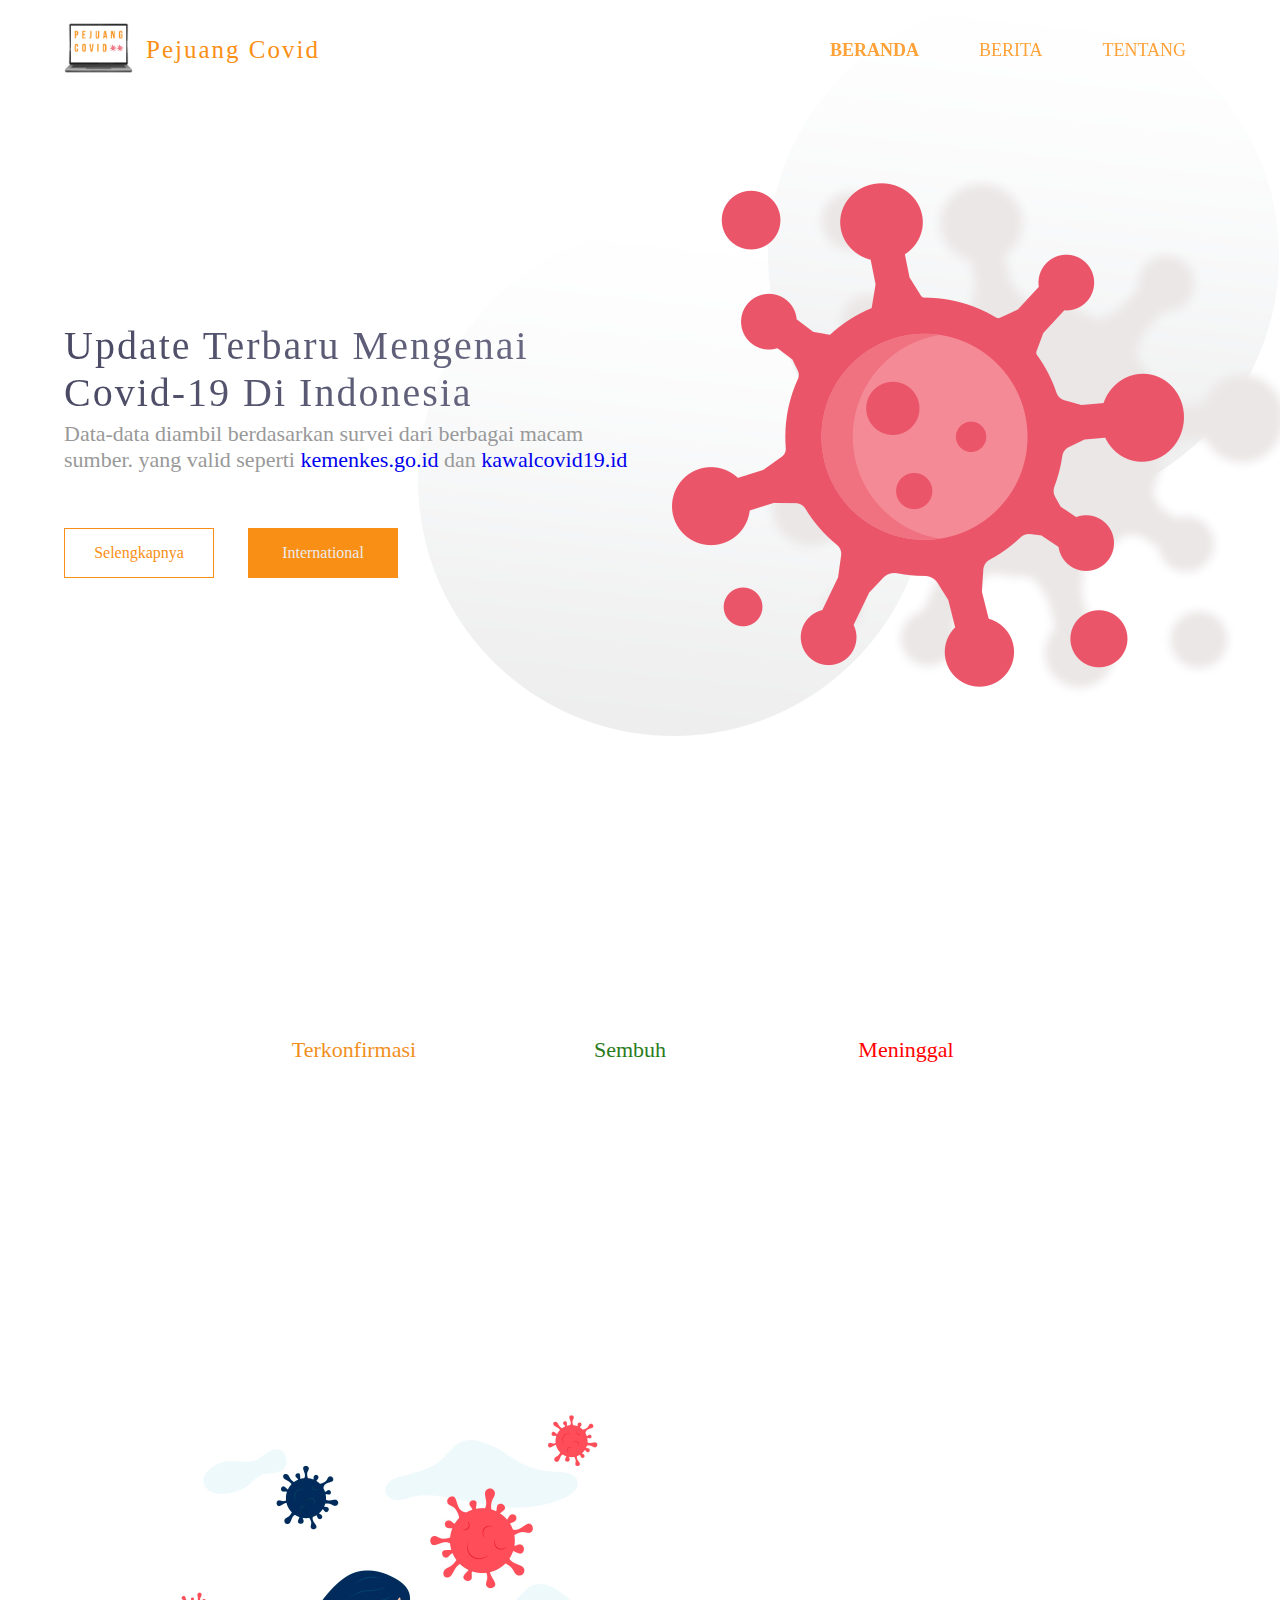
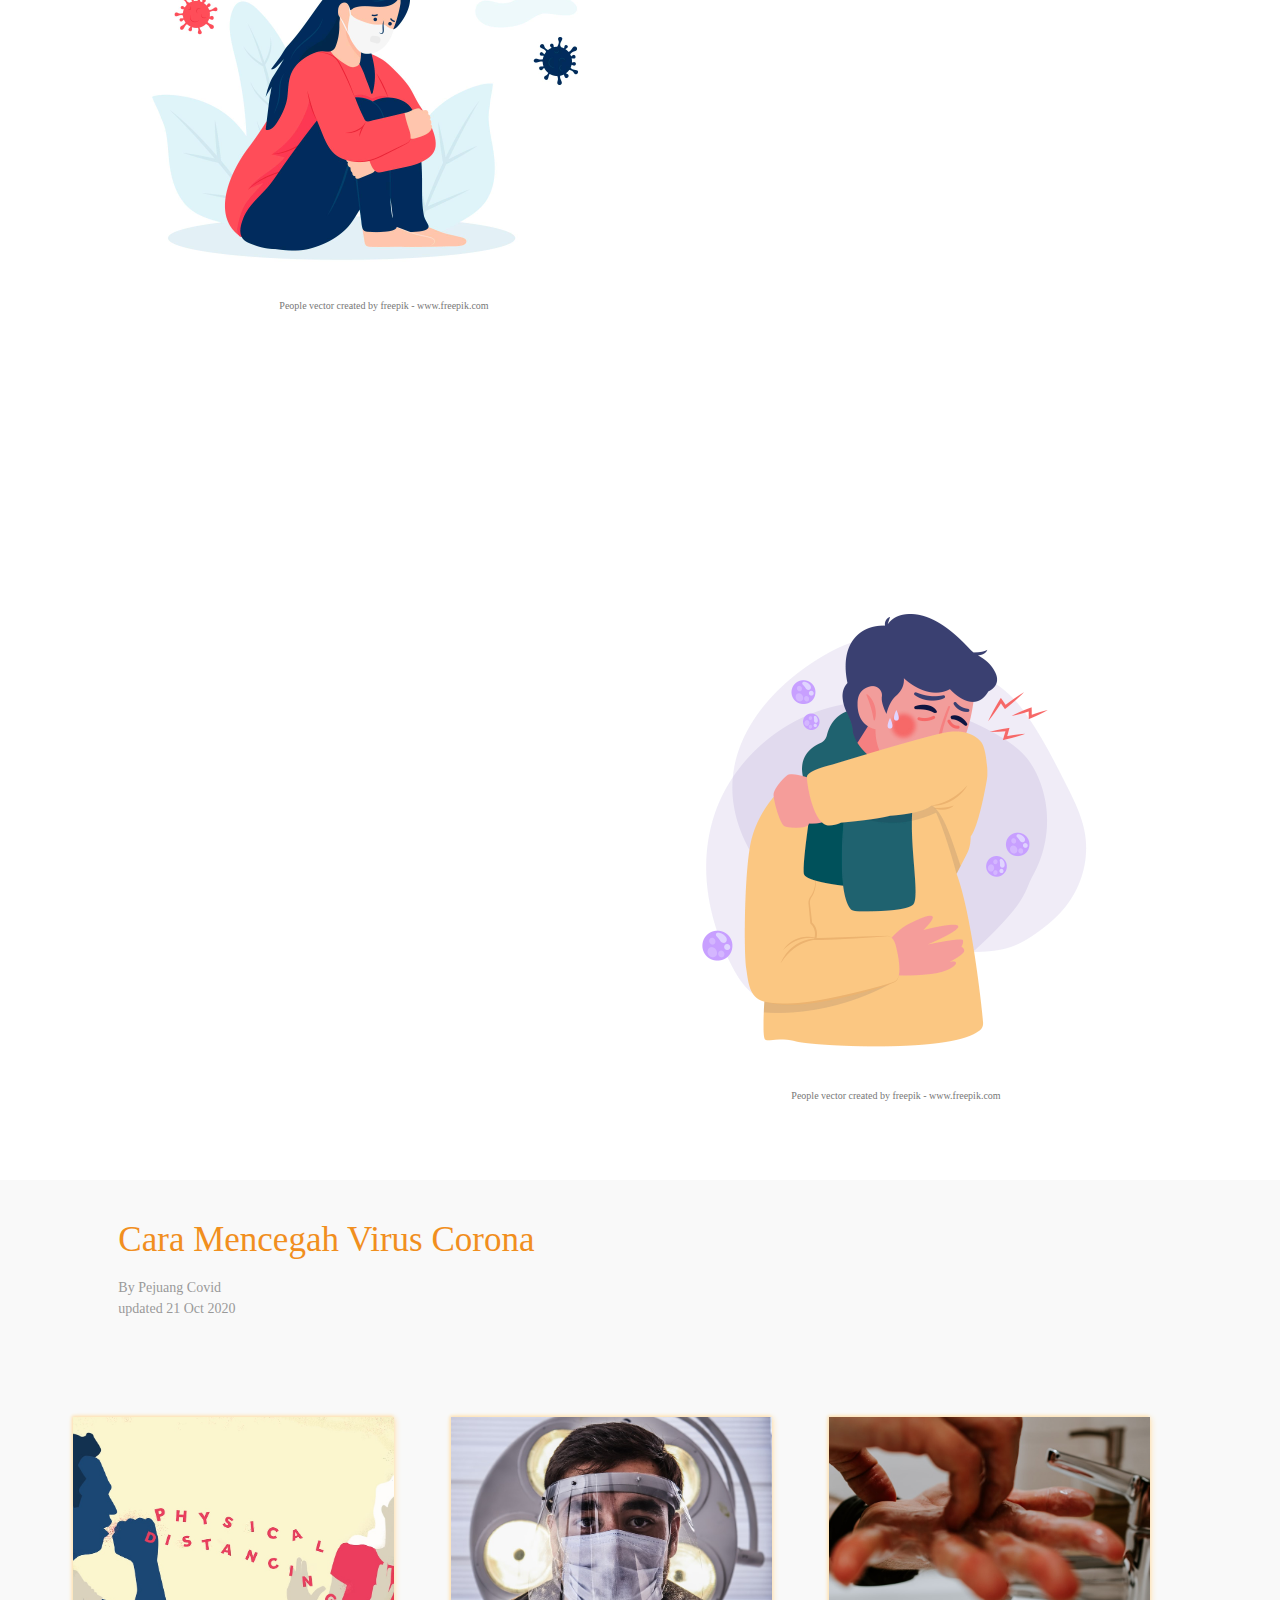
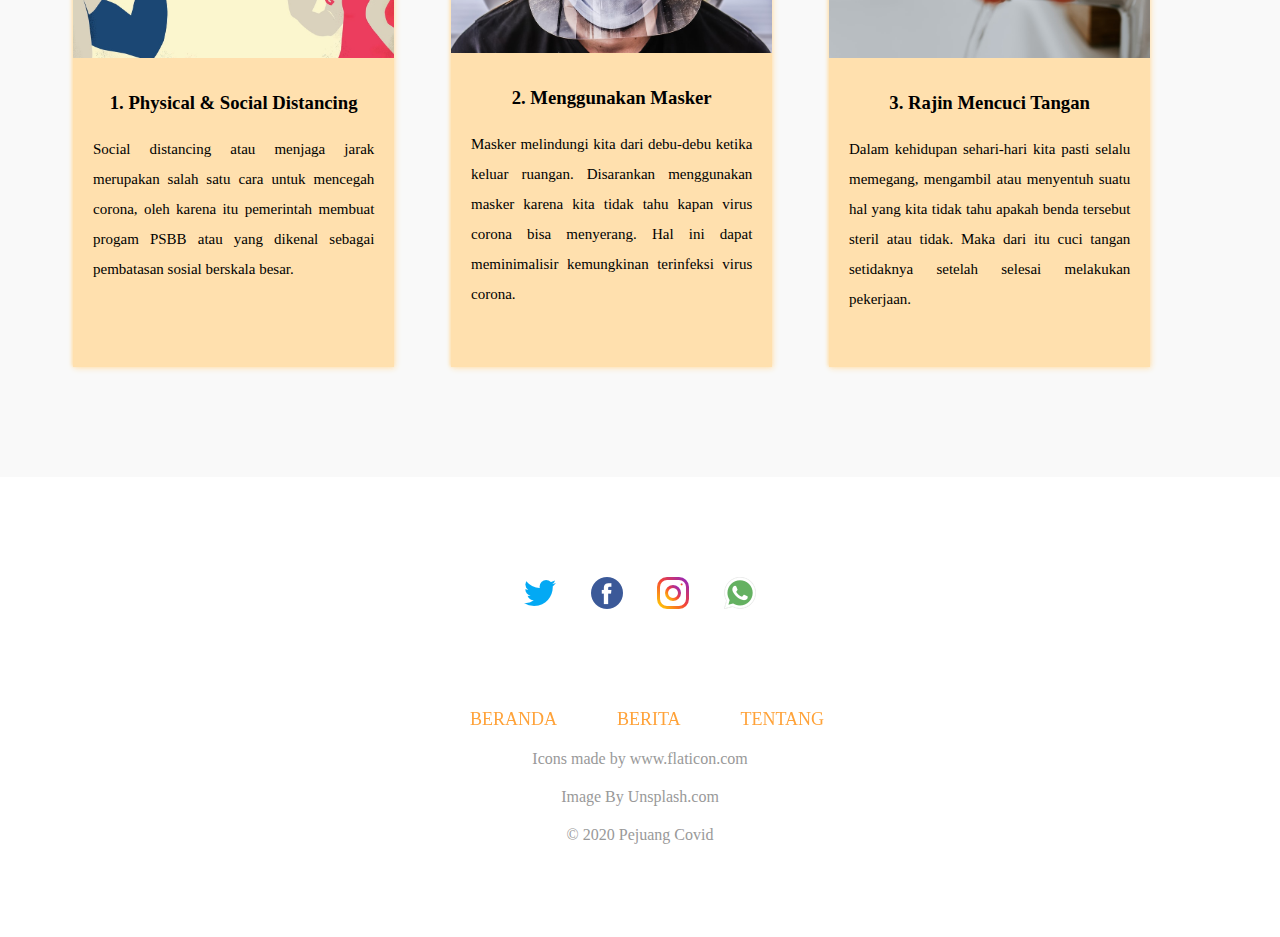
<file: index.html>
<!DOCTYPE html>
<html lang="en">
<head>
    <meta charset="UTF-8">
    <meta name="viewport" content="width=device-width, initial-scale=1.0">
    <title>Landing page</title>
    <link rel="stylesheet" href="css/style.css">
</head>
<body>
    <header>
        <!-- Icons made by <a href="https://www.flaticon.com/authors/good-ware" title="Good Ware">Good Ware</a> from <a href="https://www.flaticon.com/" title="Flaticon"> www.flaticon.com</a>-->
        <!-- Icons made by <a href="https://www.flaticon.com/authors/freepik" title="Freepik">Freepik</a> from <a href="https://www.flaticon.com/" title="Flaticon"> www.flaticon.com</a> -->

        <div class="logo-container">
            <img src="img/logoa.PNG" alt="Logo" >
            <h3 class="logo">Pejuang Covid</h3>
        </div>
        <nav>
            <ul class="nav-links">
                <li><a href="index.html" class="nav-link" id="active">Beranda</a></li>
                <li><a href="berita.html" class="nav-link">Berita</a></li>
                <li><a href="tentang.html" class="nav-link">Tentang </a></li>
            </ul> 
        </nav>
        <!-- Icons made by <a href="https://www.flaticon.com/authors/gregor-cresnar" title="Gregor Cresnar">Gregor Cresnar</a> from <a href="https://www.flaticon.com/" title="Flaticon"> www.flaticon.com</a> -->
    </header>

    <main>
        <section class="presentation">
            <div class="introduction">
                <div class="intro-text">
                    <h1>
                        Update terbaru mengenai Covid-19 di Indonesia
                    </h1>
                    <p>
                        Data-data diambil berdasarkan survei dari berbagai macam sumber. yang valid seperti 
                        <a href="https://www.kemkes.go.id/resources/download/info-terkini/Coronavirus/DOKUMEN_RESMI_Pedoman_Kesiapsiagaan_nCoV_Indonesia_28%20Jan%202020.pdf">kemenkes.go.id
                        </a>
                        dan <a href="https://kawalcovid19.id/">kawalcovid19.id</a>
                    </p>
                    <p class="last-updated"> </p>
                </div>
                <div class="cta">
                    <button class="cta-submit">Selengkapnya</button>
                    <button class="cta-news">International</button>
                </div>
            </div>  
            <div class="cover">
                <img src="img/virus.png" alt="virus" class="virus">
            </div>

        </section>

        <img src="img/circle.png" alt="circle" class="big-circle">
        <img src="img/circle.png" alt="circle" class="mid-circle">


        <section class="data-static">
            <!-- Sumber data https://kawalcovid19.id/ -->
            <div class="data">
                <div class="data-box positive">
                    <div class="data-content">
                        <div class="counter" ></div>
                        <p>Terkonfirmasi</p>
                    </div>
                </div>
                
                <div class="data-box recovered">
                    <div class="data-content" >
                        <div class="counter2" ></div>
                        <p>Sembuh</p>
                    </div>
                </div>
                <div class="data-box victim">
                    <div class="data-content" >
                        <div class="counter3" ></div>
                        <p>Meninggal</p>
                    </div>
                </div>
            </div>
        </section>


        <section class="main-content" id="upper-content">
            <div class="hero">
                <img src="img/corona.jpg" alt="data">
                <a href='https://www.freepik.com/vectors/people'>People vector created by freepik - www.freepik.com</a>
            </div>
            <div class="box-content">
                <div class="description">
                    <h2>Apa itu virus corona?</h2>
                    <p>Coronavirus (CoV) adalah keluarga besar virus yang menyebabkan penyakit mulai
                        dari gejala ringan sampai berat. Ada setidaknya dua jenis coronavirus yang diketahui
                        menyebabkan penyakit yang dapat menimbulkan gejala berat seperti Middle East Respiratory
                        Syndrome (MERS-CoV) dan Severe Acute Respiratory Syndrome (SARS-CoV). Novel
                        coronavirus (2019-nCoV) adalah virus jenis baru yang belum pernah diidentifikasi
                        sebelumnya pada manusia. Virus corona adalah zoonosis (ditularkan antara hewan dan
                        manusia). </p>
                </div>
            </div>
        </section>

        <section class="main-content" id="lower-content">
            <div class="hero1">
                <img src="img/symptomps.jpg" alt="data">
                <a href='https://www.freepik.com/vectors/people'>People vector created by freepik - www.freepik.com</a>
            </div>
            <div class="box-content1">
                <div class="description1">
                    <h2>Gejala Virus Corona</h2>
                    <p>Manifestasi klinis biasanya muncul dalam 2 hari hingga 14 hari setelah paparan.
                        Tanda dan gejala umum infeksi coronavirus antara lain gejala gangguan pernapasan akut
                        seperti demam, batuk dan sesak napas. Pada kasus yang berat dapat menyebabkan
                        pneumonia, sindrom pernapasan akut, gagal ginjal, dan bahkan kematian.</p>
                </div>
            </div>
        </section>

        <section class="news">
        <div class="news-container">
            <div class="news-title">
                <h2>Cara mencegah virus corona</h2>
                <p>By Pejuang Covid </p>
                <p>updated 21 Oct 2020</p>
            </div>
            <!-- image by unsplash.com -->
            <div class="row">
                <div class="card">
                    <img src="img/physical distancing.jpg" alt="physical distancing">
                    <div class="card-content">
                        <h3>1. Physical & Social Distancing</h3>
                        <p>
                            Social distancing atau menjaga jarak merupakan salah satu cara untuk mencegah corona, oleh karena itu pemerintah membuat progam PSBB atau yang dikenal sebagai pembatasan sosial berskala besar.
                        </p>
                    </div>
                </div>
                <div class="card">
                    <img src="img/mask.jpg" alt="mask">
                    <div class="card-content">
                        <h3>2. Menggunakan Masker</h3>
                        <p>
                            Masker melindungi kita dari debu-debu ketika keluar ruangan. Disarankan menggunakan masker karena kita tidak tahu kapan virus corona bisa menyerang. Hal ini dapat meminimalisir kemungkinan terinfeksi virus corona.
                        </p>
                    </div>
                </div>
                <div class="card">
                    <img src="img/washhands.jpg" alt="wash hands">
                    <div class="card-content">
                        <h3>3. Rajin Mencuci Tangan </h3>
                        <p>
                            Dalam kehidupan sehari-hari kita pasti selalu memegang, mengambil atau menyentuh suatu hal yang kita tidak tahu apakah benda tersebut steril atau tidak. Maka dari itu cuci tangan setidaknya setelah selesai melakukan pekerjaan.
                        </p>
                    </div>
                </div>
            </div>
        </div>    
        </section>
    </main>

    <footer>
        <div class="social">
            <img src="img/twitter.png" alt="Twitter">
            <img src="img/facebook.png" alt="Facebook">
            <img src="img/instagram.png" alt="Instagram">
            <img src="img/whatsapp.png" alt="Whatsapp">
        </div>
        <div class="navigation">
            <ul class="nav-footer">
                <li> <a href="index.html" class="nav-link">Beranda</a> </li>
                <li> <a href="berita.html"class="nav-link">Berita </a> </li>
                <li> <a href="tentang.html" class="nav-link">Tentang</a> </li>
            </ul>
            <p>
                 <a href="https://www.flaticon.com/" title="Flaticon"> Icons made by www.flaticon.com</a>
             </p>
             <p><a href="https://unsplash.com/">Image By Unsplash.com</a></p>
        </div>
        <div class="copyright">
            <p>&#169; 2020 Pejuang Covid</p>
        </div>
    </footer>


</body>
<script src="js/script.js"></script>

</html>
</file>
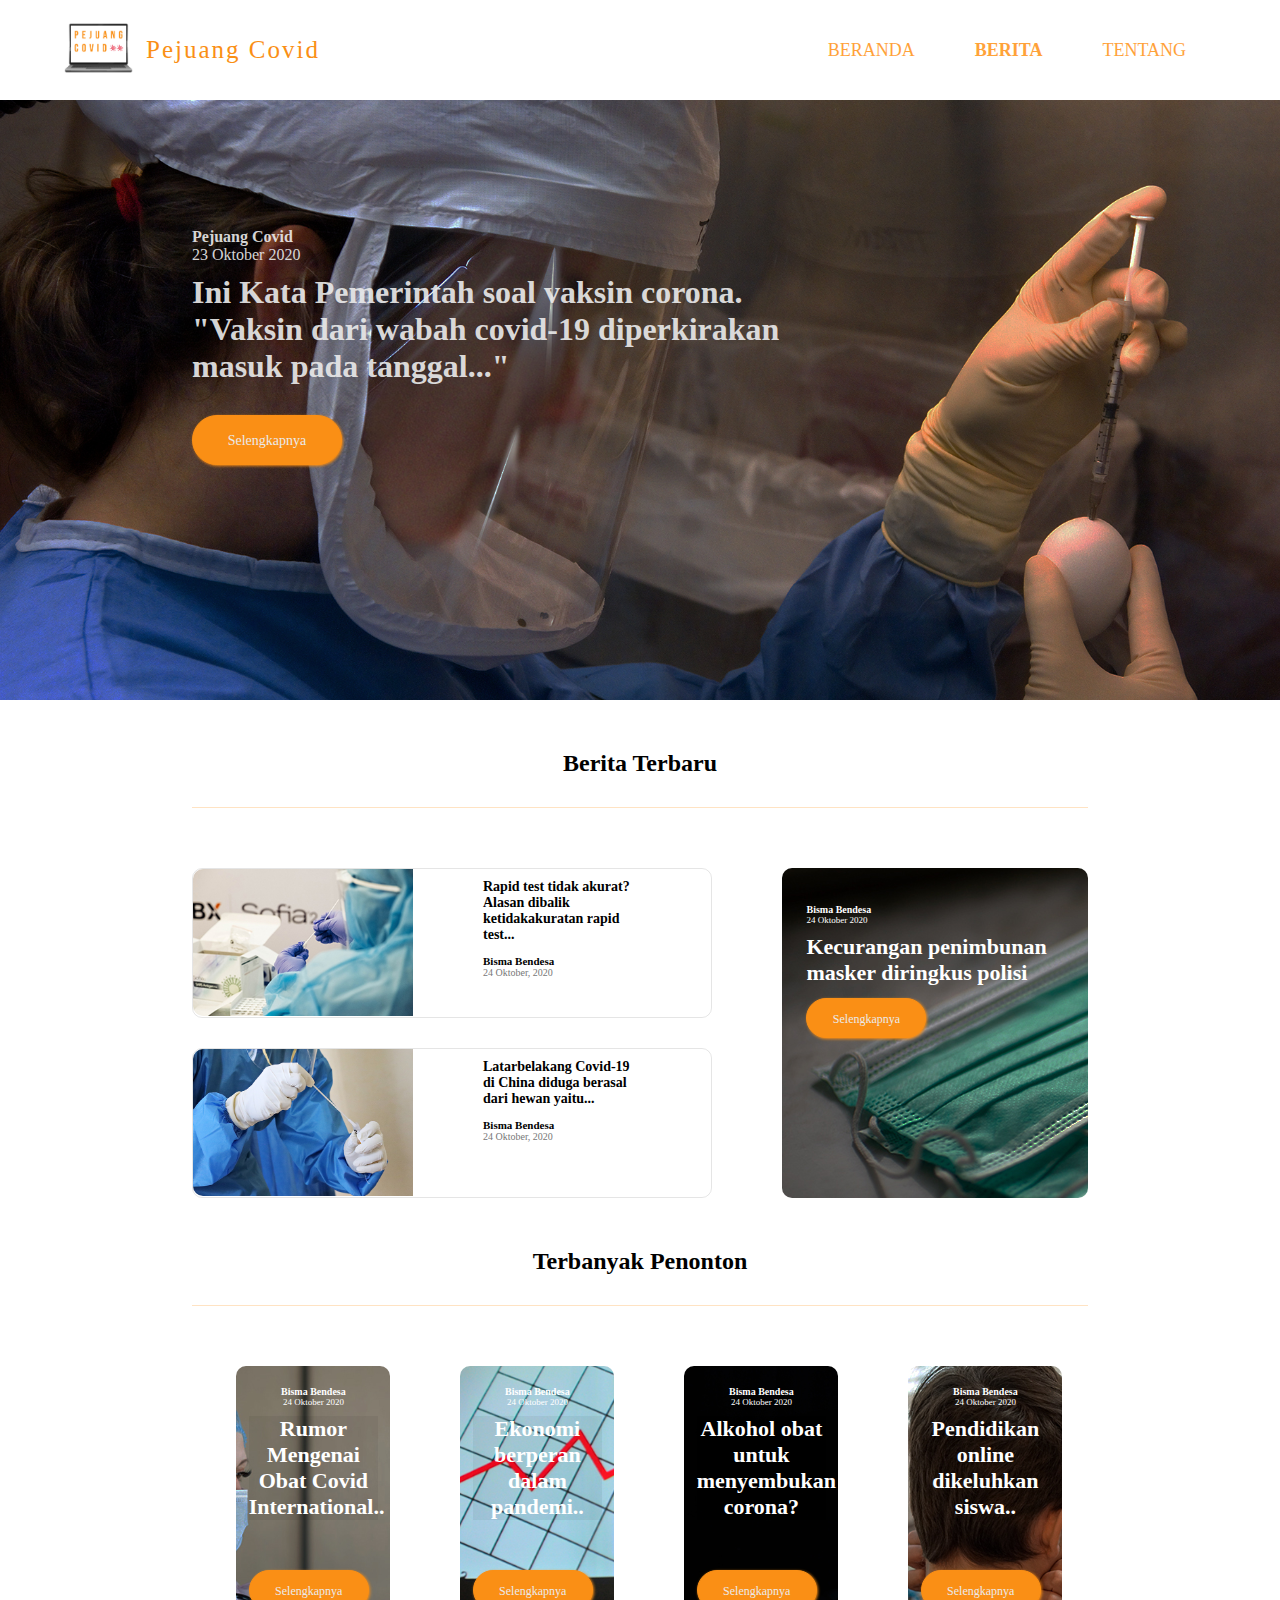
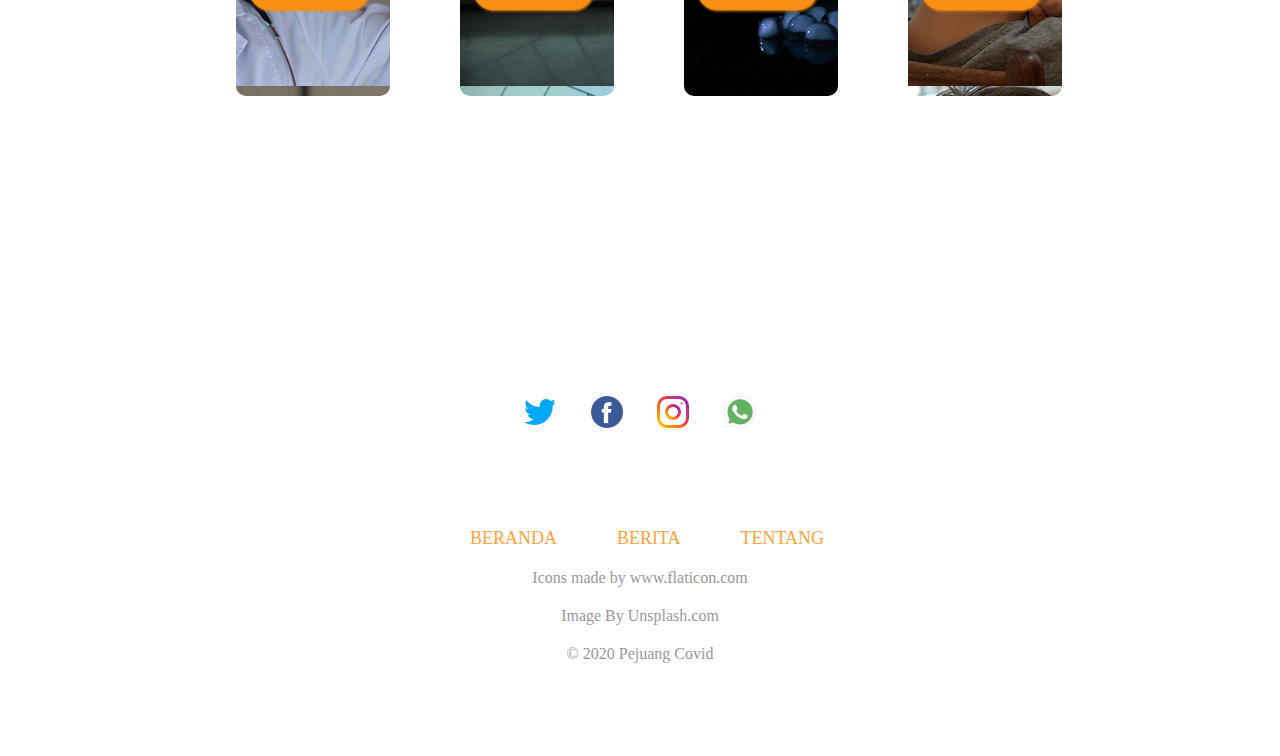
<file: berita.html>
<!DOCTYPE html>
<html lang="en">
<head>
    <meta charset="UTF-8">
    <meta name="viewport" content="width=device-width, initial-scale=1.0">
    <title>Berita</title>
    <link rel="stylesheet" href="css/berita.css">
</head>
<body>
    <div class="container">
        <header>
             <!-- Icons made by <a href="https://www.flaticon.com/authors/good-ware" title="Good Ware">Good Ware</a> from <a href="https://www.flaticon.com/" title="Flaticon"> www.flaticon.com</a>-->
             <!-- Icons made by <a href="https://www.flaticon.com/authors/freepik" title="Freepik">Freepik</a> from <a href="https://www.flaticon.com/" title="Flaticon"> www.flaticon.com</a> -->

            <div class="logo-container">
                <img src="img/logoa.PNG" alt="Logo" >
                <h3 class="logo">Pejuang Covid</h3>
            </div>
            <nav>
                <ul class="nav-links">
                    <li><a href="index.html" class="nav-link" >Beranda</a></li>
                    <li><a href="berita.html" class="nav-link" id="active">Berita</a></li>
                    <li><a href="tentang.html" class="nav-link">Tentang </a></li>
                </ul> 
            </nav>

            <!-- Icons made by <a href="https://www.flaticon.com/authors/gregor-cresnar" title="Gregor Cresnar">Gregor Cresnar</a> from <a href="https://www.flaticon.com/" title="Flaticon"> www.flaticon.com</a> -->
        </header>
        
        <div class="banner">
            <div class="introduction">
                <div class="date">
                    <p class="bold">Pejuang Covid</p>
                    <p>23 Oktober 2020</p>
                </div>
                <h1>Ini Kata Pemerintah soal vaksin corona. "Vaksin dari wabah covid-19 diperkirakan masuk pada tanggal..."</h1>
            </div>
            <div class="btn">
                Selengkapnya
            </div>
        </div>
        

        <div class="title">
            <h2>Berita Terbaru</h2>
            <div class="line"></div>
        </div>

        <div class="news">
            <div class="card-column">
                <div class="card">
                    <div class="thumb"><img src="img/rapid.jpg" alt="covid-19"></div>
                    <div class="news-content">
                        <h3>Rapid test tidak akurat? Alasan dibalik ketidakakuratan rapid test...</h3>
                        <h5>Bisma Bendesa</h5>
                        <p>24 Oktober, 2020</p>
                    </div>
                </div>
            
                <div class="card">
                    <div class="thumb"><img src="img/vaccine 4.jpg" alt="covid-19"></div>
                    <div class="news-content">
                        <h3>Latarbelakang Covid-19 di China diduga berasal dari hewan yaitu...</h3>
                        <h5>Bisma Bendesa</h5>
                        <p>24 Oktober, 2020</p>
                    </div>
                 </div>
            </div>
            <div class="news-wrapper upper">
                <div class="text">
                    <h4>Bisma Bendesa</h4>
                    <p>24 Oktober 2020</p>
                    <h1>Kecurangan penimbunan masker diringkus polisi</h1>
                    <div class="btn-news ">Selengkapnya</div>
                </div>
          </div>
        </div>

        <div class="title">
            <h2>Terbanyak Penonton</h2>
            <div class="line"></div>
        </div>

        <div class="news auto">
            <div class="news-wrapper" id="image1" >
                <div class="text lower">
                    <h4>Bisma Bendesa</h4>
                    <p>24 Oktober 2020</p>
                    <h1>Rumor Mengenai Obat Covid International..</h1>
                    <div class="btn-news">Selengkapnya</div>
                </div>
          </div>    
            <div class="news-wrapper" id="image2">
                <div class="text lower">
                    <h4>Bisma Bendesa</h4>
                    <p>24 Oktober 2020</p>
                    <h1>Ekonomi berperan dalam pandemi..</h1>
                    <div class="btn-news">Selengkapnya</div>
                </div>
          </div>
            <div class="news-wrapper" id="image3">
                <div class="text lower">
                    <h4>Bisma Bendesa</h4>
                    <p>24 Oktober 2020</p>
                    <h1>Alkohol obat untuk menyembukan corona?</h1>
                    <div class="btn-news">Selengkapnya</div>
                </div>
          </div>
            
            <div class="news-wrapper" id="image4">
                <div class="text lower">
                    <h4>Bisma Bendesa</h4>
                    <p>24 Oktober 2020</p>
                    <h1>Pendidikan online dikeluhkan siswa..</h1>
                    <div class="btn-news">Selengkapnya</div>
                </div>
          </div>
        </div>

        <footer>
            <div class="social">
                <img src="img/twitter.png" alt="Twitter">
                <img src="img/facebook.png" alt="Facebook">
                <img src="img/instagram.png" alt="Instagram">
                <img src="img/whatsapp.png" alt="Whatsapp">
            </div>
            <div class="navigation">
                <ul class="nav-footer">
                    <li> <a href="index.html" class="nav-link">Beranda</a> </li>
                    <li> <a href="berita.html" class="nav-link">Berita </a> </li>
                    <li> <a href="tentang.html" class="nav-link">Tentang</a> </li>
                </ul>
                <p>
                     <a href="https://www.flaticon.com/" title="Flaticon">Icons made by www.flaticon.com</a>
                 </p>
                 <p><a href="https://unsplash.com/">Image By Unsplash.com</a></p>
            </div>
            <div class="copyright">
                <p>&#169; 2020 Pejuang Covid</p>
            </div>
        </footer>
    
    
    </div>
</body>
</html>
</file>
<file: css/style.css>
*{
    margin : 0px; 
    padding : 0px; 
    box-sizing: border-box;
    font-family: Open Sans;
    src: url('font/OpenSans-Regular.ttf');
}

header{
    display: flex;
    width: 90%;
    margin: auto;
    height: 100px;
    align-items: center;
    top : 0; 
    left: 5%;
   
}
a {
    text-decoration: none;
}


.logo-container, 
.nav-links{
    display: flex;
}
.logo-container{    
    flex: 1;
    font-family: 'Piedra';
    letter-spacing: 0px;
    color: #fa8f15;
}.logo-container img{
    width: 69px;
    height: 50px;
}
.logo{
    font-weight: 400;
    margin: 13px;
    font-family: Bebas Neue;
    src : url('font/BebasNeue-Regular.ttf');
    letter-spacing: 2px;
    font-size: 25px;
}
nav{
    flex: 2; 
}
.nav-links{
    justify-content: flex-end; 
    list-style: none;
}
.nav-link{
    text-decoration: none;
    color: #ff8b07;
    font-size: 18px;
    text-transform: uppercase;
    opacity : .8; 
    margin : 0 30px;
}
.nav-link:hover{
    opacity : 1; 
    color : #FF5C4D; 
}

#active { 
    font-weight : bold;
}
.phone{
    flex: 1;   
    justify-content: flex-end;
}

.presentation {
    display: flex;
    width: 90%;
    margin: auto;
    min-height : 700px;
    align-items: center;
}
.introduction, 
.cover
{
    flex: 1;
}
.intro-text h1{
    font-size: 40px;
    font-weight: 500;
    background: linear-gradient(to right, #494964, #6f6f89);
    -webkit-background-clip: text; 
    -webkit-text-fill-color: transparent;
    letter-spacing: 2px;
    text-transform: capitalize;
}
.intro-text p {
    font-size : 22px ; 
    margin-top: 5px;
    color: #999;
}
.cta {
    padding-top: 50px;
    font-weight: bold;
}
.cta .cta-submit{
    width: 150px;
    height: 50px;
    border:1px solid#fa8f15; 
    background: transparent; 
    color: #fa8f15; 
    cursor: pointer;
    font-size: 16px;
}
.cta .cta-news{
    width: 150px;
    height: 50px;
    border:1px solid#fa8f15; 
    background : #fa8f15; 
    color: #eaeaea; 
    cursor: pointer;
    margin-left: 30px;
    flex-wrap: wrap;
    font-size: 16px;
}
.cover {
    flex: 1;
    display: flex;
    justify-content: center;
    filter: drop-shadow(100px 1px 4px rgb(235, 231, 231));
    animation: drop 1s ease;
    margin-top: -30px;
}
.big-circle, 
.mid-circle{
    position : absolute; 
    top : 0; 
    right: 0;
    z-index: -1;
    opacity: .1;
}
.mid-circle{
    top : 25vh;
    right: 350px;
}

.data {  
    width: 100%;
    height: 300px; 
    display : flex; 
    justify-content: center;
    align-items: center;
    margin-top: 100px;
}
.data-box {
    width: 20%;
    height :300px;
    display: flex;   
    justify-content: space-around;
    align-items: center;
    margin-right: 20px;
    flex-wrap: wrap;
}
.data-content{
    display: flex;
    justify-content: center;
    align-items: center;
    flex-direction: column;
}
.data-content p{
    font-size: 22px;
}
.data-content .counter, .data-content .counter1, .data-content .counter2, .data-content .counter3{
    font-size: 70px;
}
.counter{ 
    opacity : 0 ; 
    transform: translateY(20px);
    transition : .2 all ease; 
}
.counter-appear{
    opacity : 1; 
    transform : translateY(0px); 
}

.counter1{ 
    opacity : 0 ; 
    transform: translateY(20px);
    transition : .2 all ease; 
}
.counter-appear1{
    opacity : 1; 
    transform : translateY(0px); 
}

.counter2{ 
    opacity : 0 ; 
    transform: translateY(20px);
    transition : .2 all ease; 
}
.counter-appear2{
    opacity : 1; 
    transform : translateY(0px); 
}

.counter3{ 
    opacity : 0 ; 
    transform: translateY(20px);
    transition : .2 all ease; 
}
.counter-appear3{
    opacity : 1; 
    transform : translateY(0px); 
}

.treatment{
    color: #c8873c;
}
.positive{
    color: #f18f1e;
}
.recovered{
    color : #2a7c1c;
}
.victim {
    color : red; 
}
.date{
    margin-left: 13%;
}


.main-content{
    height: 500px;
    display: flex;
    justify-content: center;
    margin-bottom: 290px;
}
.hero, .hero1{
    width: 40%;
    height: 100vh ;
    justify-content: center;
    align-items: center;
    display: flex;
    font-size: 29px;
    color: black; 
    flex-direction: column; 
    margin: 0!important;
}

.hero a , .hero1 a{
    color : #777;
    font-size: 10px; 
    text-decoration: none;
    margin-top: 10px;
}
.hero img, .hero1 img{
    width: 500px ; 
}

.box-content, .box-content1{
    width: 40%;  
}

.box-content div , .box-content1 div{
    height : 100vh; 
    display: flex;
    flex-direction: column;
    justify-content: center;
}
.box-content div> h2, .box-content1 div > h2{
    font-size: 35px;
    font-weight: 500;
    text-align: left;
    color: #fa8f15;
}
.box-content div> p, .box-content1 div> p {
    width: 80%;
    line-height: 35px;
    font-size: 18px;
    margin-top: 40px;
    text-align: justify;
}

.description {
    opacity : 0 ; 
    transform: translateY(50px);
    transition : 0.5s all ease-in-out; 
}

/* js class */
.description-appear{
    opacity : 1 ; 
    transform  : translateY(0px);
}

.box-content1 {
    order : 0; 
}
.hero1{
    order : 1; 
}
.description1{
    opacity: 0;
    transform: translateY(50px);
    transition: 0.5s all ease;
}
/* js class */
.description1-appear { 
    opacity : 1; 
    transform: translateY(0px);
}


.news {
    width : 100%; 
    margin : auto;
    padding : 10px;
    background: rgba(160, 157, 157, 0.061);
    
}

.news-title{
    margin-left: 4%;
}
.news-container{
    width : 90%;
    margin : auto;
    margin-top: 30px;
}
.news-title h2 { 
    color: #f18f1e;
    font-size: 35px;
    font-weight: 500;
    margin-bottom: 20px;
    text-transform: capitalize;
}

.news-title p{
    color : #999;
    margin-bottom : 5px;
    font-size: 14px;
}
.row{
    display: flex;
    justify-content: space-around;
    margin: 100px  0px ;
}
.card{
    width : 400px; 
    height : 550px ; 
    background : #FFE0AE; 
    box-shadow : 1px 1px 6px #FFE0AE, -1px -1px 3px#FFE0AE; 
    margin-right : 5%;
    padding: 0;
}
.card-content{
    display: flex;
    flex-direction: column;
    padding : 10px 20px; 
    justify-content: center;
}
.card img {
    width :100%; 
    
}
.card-content h3{
    margin: 20px 0px;
    text-align: center;
}
.card-content p {
    line-height: 30px;
    font-size: 15px;
    text-align :justify;
}

footer{
    width : 100%; 
    min-height : 40vh ; 
}
.social {
    display : flex; 
    margin : 100px auto;
    justify-content: space-evenly;
    width: 300px;
}
.navigation {
    width : 100%; 
}
.nav-footer, footer p{
    width : 400px;
    display : flex;
    justify-content : space-around; 
    margin : 20px auto; 
    list-style: none;
}
footer p , footer a{
    color : #999
}


@keyframes drop{
    from {
        opacity: 0 ; 
        transform: translateY(-80px);
    } to {
        opacity: 1 ; 
        transform: translateY(0px);
    }
}

@media screen and (max-width : 1151px){
    .data-content .counter, .data-content .counter1, .data-content .counter2, .data-content .counter3{
        font-size: 50px;
    }
    .description {
        margin-left: 40px;
    }
    .logo-container img {
        display : none;
    }
    .box-content div> p, .box-content1 div> p {
        font-size: 13px;
        line-height: 30px;
    }
    .box-content div> h2, .box-content1 div> h2 {
        font-size: 25px;
    }
    .news-title h2 { 
        font-size: 25px;
    }
    .news-title p{
        font-size: 12px;
    }
    .card-content p {
        font-size: 13px;
        text-align :left    ;
    }
}

@media screen and (max-width : 1029px){
    .presentation {
        flex-direction: column;
    }
    .introduction{
        margin-top: 70px;
        text-align: center;
    }
    .cover{
        margin-top: 100px;
    }
    .intro-text h1{
        font-size: 30px;
    }
    .intro-text p{
        font-size : 15px
    } .virus{
        width : 70%; 
    }.cta{
        padding-top: 10px; 
        margin: 60px 0px;
    }
    
    .big-circle, 
    .mid-circle{
        position : absolute; 
        top : 30%; 
        right: 0;
        z-index: -1;
        opacity: .1;
    }
    .mid-circle{
        top : 60%;
        right: 350px;
    }
    #upper-content{
        margin-bottom: 40px;
    }
    #lower-content{
        margin-bottom: 500px;
    }
    
    .data-content p{
        font-size: 15px;
    }
    
}

@media screen and (max-width : 900px){
    .description {
        margin-left: 70px;
    }
    .hero, .hero1{
        width: 30%;
    }
    .hero img, .hero1 img{
        width: 300px ; 
    }
    .box-content, .box-content1{
        width: 60%;  
    }
    #upper-content{
        margin-left: 5%;
    }
    .data-content .counter, .data-content .counter1, .data-content .counter2, .data-content .counter3{
        font-size: 30px;
    }
    .data-content p{
        font-size: 13px;
    }
    .card-content p{
        font-size: 11px;
        text-align: left;
    }
    .card-content h3{
        font-size: 15px;
    }
}

@media screen and (max-width : 700px){
    .introduction .intro-text h1{
        font-size:20px;
    }
    .introduction .intro-text p{
        font-size:12px;
    }
    .nav-link{
        margin-left: 5px;
        font-size: 12px;
    }
    .data-static{
        margin: 200px 0px ;
    }
    .data{
        flex-direction: column;
        margin-top: 50px;
    }
    .data-box{
        margin-top: 50px;
    }
    .cover {
        margin-top : 10 px
    }
    .main-content{
        display: flex;
        flex-direction: column;
        align-items: center;
        height : 40vh
    }
    .description1{
        margin-left: 70px;
    }
    .description{
        margin-left: 50px;
    }


    .row{
        flex-direction: column;
        align-items: center;
    }
    .card{
        margin : 50px 0px ;
    }
    .hero, .hero1{
        display: none;
    }
    .box-content, .box-content1{
        width: 100%;
    }
    .navigation p{
        font-size: 13px;
    }
    .cta .cta-submit, .cta .cta-news{
        width: 100px;
        height: 30px;
        font-size: 9px;
    }
    .cta .cta-news{
        margin-left: 10px;
    }
    .card{
        width : 300px; 
        height : 450px ; 
    }
    .card-content h3{
        margin: 9px 0px;
        text-align: center;
        font-size: 16px;
    }
    .box-content1 div > h2{
        margin-top: 100px;
        font-weight: 500;
        text-align: left;
        color: #fa8f15;
    }
    .news{
        margin-top: 100px;
    }
    .nav-links{
        width : 250px
    }
    .nav-link{
        font-size: 9px;
    }
    #upper-content{
        margin-bottom : 100px;
    }
    #lower-content {
        margin-bottom: 200px;    
    }
    .nav-footer{
        width : 200px;
    }
    .navigation p{
        width : 200px;
    }
    .copyright {
        width : 200px;
        font-size : 9px;
    }
    
}

@media screen and (max-width : 376px){
    #upper-content{
        margin-bottom: 200px;
    }
    .copyright {
        margin-left : -6%   ;
    }
    .introduction{
        margin-left : auto;
    }
    .data{
        margin-left : auto;
    }
    .logo{
        font-size: 10px;
        margin-left : 10px
    }
}

@media screen and (max-width : 290px){
    #upper-content{
        margin-bottom: 200px;
    }
    .introduction{
        margin-left: 35%;
        width: 100%;
    }
    .cover img {
        margin-left: -20px;
    }
    .card{
        width : 200px;
        height : fit-content;
        margin-left: -30px;
    }
    .data{
        margin-left: -20px ;
    }
    .box-content{
        margin-left: -30px;
    }
    .cta .cta-submit, .cta .cta-news{
        width: 80px;
        height: 30px;
        font-size: 9px;
    }
    .cta .cta-news{
        margin-top: 10px;
    }
    .cover {
        margin-left : 50%;
        width : 100%;
    }
    .data-static{
        margin-left:26%;
        width : 100%;
    }
    #upper-content{
        margin-top  : 300px;
        margin-left: 60px;
        width: 100%;
    }
    #lower-content{
        margin-top  : 400px;
        margin-left: 39px;
        width: 100%;
    }
    .news{
        margin-left: 60px;
    }
    .social{
        margin-left:50px ;
    }
    .nav-footer, footer p{
        width : 200px;
        margin : 20px 35%; 
        list-style: none;
        text-align: center;
    }
    .copyright {
        margin-left : 11%   ;
    }   
    
}
</file>
<file: css/berita.css>
*{
    margin : 0px; 
    padding : 0px; 
    box-sizing: border-box;
    font-family: Open Sans;
    src: url('font/OpenSans-Regular.ttf');
}

header{
    display: flex;
    width: 90%;
    margin: auto;
    height: 100px;
    align-items: center;
    top : 0; 
    left: 5%;
   
}
a {
    text-decoration: none;
}
.container{
    width : 100%; 

}


.logo-container, 
.nav-links{
    display: flex;
}
.logo-container{    
    flex: 1;
    font-family: 'Piedra';
    letter-spacing: 0px;
    color: #fa8f15;
}
.logo-container img{
    width: 69px;
    height: 50px;
}
.logo{
    font-weight: 400;
    margin: 13px;
    font-family: Bebas Neue;
    src : url('font/BebasNeue-Regular.ttf');
    letter-spacing: 2px;
    font-size: 25px;
}
nav{
    flex: 2; 
}
.nav-links{
    justify-content: flex-end; 
    list-style: none;
}
.nav-link{
    text-decoration: none;
    color: #ff8b07;
    font-size: 18px;
    text-transform: uppercase;
    opacity : .8; 
    margin : 0 30px;
}
.nav-link:hover{
    opacity : 1; 
    color : #FF5C4D; 
}

#active { 
    font-weight : bold;
}
.banner {
    width:  100%;
    margin: auto;
    height: 600px;
    overflow: hidden;
    background: url('../img/vaccine3.jpg');
    z-index: -1;
    background-position: 0 25%;
    background-attachment: fixed;
    background-size: cover;

}

.introduction{
    width: 600px;
    color: #eaeaeaea;
    margin-top : 10%; 
    margin-left: 15%;
    z-index: 100;
}
.introduction h1{
    cursor: pointer
}
.introduction .date{
    margin-bottom: 10px;
}
.bold{
    font-weight: bold;
}
.btn{
    width: 150px;
    height: 50px;
    border:1px solid#fa8f15; 
    background : #fa8f15; 
    color: #eaeaea; 
    cursor: pointer;
    flex-wrap: wrap;
    font-size: 14px;
    text-align: center;
    line-height: 50px;
    box-shadow: 1px 1px 3px #fa8f15;
    border-radius: 50px;
    margin: 30px 15%;
}
.btn:hover, .btn-news:hover{
    color: #fa8f15; 
    background: #eaeaea;
}
.btn:active, .btn-news:active{
    transform: translateY(2px);
}
.title{
    width:  100%;
    margin: auto;
}
.title h2{
    text-align: center;
    margin-top: 50px;
}

.line{
    border-top: 1px solid rgba(253, 140, 12, 0.246); 
    width : 70%;
    margin: 30px auto;
}
.news {
    display : flex;
    width : 70%;
    margin: auto;
    justify-content: center;
}
.card{
    width : 650px;
    height : 150px;  
    margin-top: 30px;
    display : flex;
    cursor: pointer;
    border: 1px solid rgba(0, 0, 0, .1);
    border-radius: 10px ;
    transition: .5s all ease;
}
.card:active{
    transform: translateY(2px);
}
.card:hover{
    transform: scale(1.1);
}

.news-content{
    margin: 10px 70px;
}
.news-content h5{
    margin-top : 20px;
}
.news-content p{
    font-size: 12px;
    color : #777;
}
.thumb img{
    width : 220px;
    border-top-left-radius: 10px;
    border-bottom-left-radius:10px ;
}

.news-wrapper {  
    width : 600px; 
    height : 330px;
    background-color : lightblue;
    border-radius: 10px ;
    background-image : url("../img/masker.jpg"); 
    color : white;
    margin: 30px 0px 0px 70px; 
}


.news-wrapper .text{
    margin: 10% 8%;
}
.btn-news{
    width: 150px;
    height: 50px;
    border:1px solid#fa8f15; 
    background : #fa8f15; 
    color: #eaeaea; 
    cursor: pointer;
    font-size: 14px;
    text-align: center;
    line-height: 50px;
    box-shadow: 1px 1px 3px #fa8f15;
    border-radius: 50px;
    margin: 5% 0px;
}
.text h4{
    padding-top : 5px ;
}
.text p {
    margin-bottom: 20px ;
    color : rgb(255, 255, 255); 
    font-size: 13px;
}
.auto { 
    text-align: center;
    margin-left: 13%;
}
#image1{
    background-image: url(../img/vaccine1.jpg);
    background-position: 300px -10px;
}
#image2{
    background-image: url(../img/economy.jpg);
    background-position: 500px -10px;
}
#image3{
    background-image: url(../img/alcohol.jpg);
    background-position: 400px -10px;
}
#image4{
    background-image: url(../img/education.jpg);
    background-position: 450px -10px;
}
#image1, #image2, #image3, #image4{
    transition: .2s all ease-in-out;
    background-size: cover;
}
#image1:hover,#image2:hover,#image3:hover,#image4:hover{
    transform: scale(1.1);
}
#image1 .btn-news, #image2 .btn-news, #image3 .btn-news,#image4 .btn-news {
    margin-top: 50px;
}

#image1 h1, #image2 h1, #image3 h1, #image4 h1 {
    color: #ffffff;
    background-color: rgba(1, 2, 3, .05);
}

footer{
    margin-top: 300px;
    width : 100%; 
    min-height : 40vh ; 
}
.social {
    display : flex; 
    margin : 100px auto;
    justify-content: space-evenly;
    width: 300px;
    cursor: pointer;
}
.navigation {
    width : 100%; 
}
.nav-footer, footer p{
    width : 400px;
    display : flex;
    justify-content : space-around; 
    margin : 20px auto; 
    list-style: none;
}
footer p , footer a{
    color : #999
}
@media screen and (max-width: 1444px){
    .card{
        width : 520px;
        height : 150px;  
    }
    .news-content h3{
        font-size: 14px;
    }
    .news-content h5{
        margin-top : 12px;
        font-size: 11px;
    }
    .news-content p{
        font-size: 10px;
        color : #777;
    }
    .text h4{
        padding-top : 5px ;
        font-size: 10px;
    }
    .text p {
        margin-bottom: 9px ;
        font-size: 9px;
    }
    .text h1{
        font-size : 28px
    }
    .news-wrapper {  
        width : 600px; 
        height : 330px;
        background-color : lightblue;
        border-radius: 10px ;
        background-image : url("../img/masker.jpg"); 
        color : white;
        margin: 30px 0px 0px 70px; 
    }
    .news-wrapper .text h1{
        font-size: 22px;
    }
    .btn-news{
        width: 120px;
        height: 40px;
        font-size: 12px;
        line-height: 40px;
    }
}

@media screen and (max-width: 1210px){
    .logo-container img{
        display: none;
    }
    .card{
        margin: 30px auto;
    }
    .news  {
        display: flex;
        flex-direction: column;
    }
    .news-wrapper{
        width : 520px;
        margin: 30px auto;
    }
    #image1{
        background-position: -70px 0;
    }
    .lower h1{
        width : 200px;
        text-align : center;
        margin : 20px auto
    }
    .lower .btn-news{
        margin : auto ; 
        margin-top: 10px;
    }
    .upper .btn-news{
        margin-top: 20px;
    }
    .upper h1{
        margin-top: 40px;
    }
    #image2 { 
        background-position : 0px 0px;
    }
    #image3 {
        background-position : 10% 0px; 
    }
    #image4{
        background-position: -100px 0px;
    }
    
}
@media screen and (max-width: 750px){
    .introduction{
        margin: 150px auto 0px 9%;
    }
    .introduction h1 {
        font-size: 28px;
        width: 350px;
    }
    .btn{
        margin-left: 9% ;
    }
    .nav-link {
        font-size: 12px;
        margin: 0px 5px;
    }
    .card{
        width : 360px;
        height : 150px;  
       
    }
    .thumb img{
        width : 190px;  
        height : 150px;
    }
    .news-content{
        margin: 10px 30px;
    }
    .news-content h3{
        font-size: 12px;
    }
    .news-wrapper{
        width: 360px;
    }

}
@media screen and (max-width: 450px){
    .news{
        margin-left: 5%;
    }
}

@media screen and (max-width: 399px){
    .logo-container h3{
        font-size: 10px;
    }
    .nav-link{
        font-size: 9px;
    }
    .banner{
        height : 400px;
        background-position: -200px 0;
    }
    .introduction{
        margin: 100px auto 0px 9%;
    }
    .date p{
        font-size: 10px ;
    }
    .introduction h1 {
        font-size: 16px;
        width: 200px;
    }
    .btn{
        width : 100px;
        height : 30px;
        font-size : 9px;
        line-height: 29px;
    }
    .nav-links{
        justify-content: flex-start;
        margin-left: 5px;
    }
    .title h2{
        font-size: 12px;
    }
    .line{
        margin: 10px auto;
    }
    .card{
        width : 250px;
        height : 100px;
    }
    .thumb img {
        width : 100%;
        height : 100px;
    }
    .news-content h3 {
        font-size: 7px;
    }
    .news-content h5, .news-content p{
        font-size: 4px;
    }
    .news-wrapper{
        width : 250px;
    }
    .news {
        margin-left: auto;
    }
    .social, .navigation .nav-footer, .navigation p, .copyright p {
        width : 200px;
        margin-left: auto;
        text-align: center;
        font-size: 10px;
    }
    .social img{
        width : 20px
    }
    #image3 {
        background-position: 300px 0;
    }
    
}
@media screen and (max-width: 280px){
    .news{
        margin: 0px 5%;
    }
    .social, .navigation .nav-footer, .navigation p, .copyright p {
        margin-left: 40px;
    }
}
</file>
